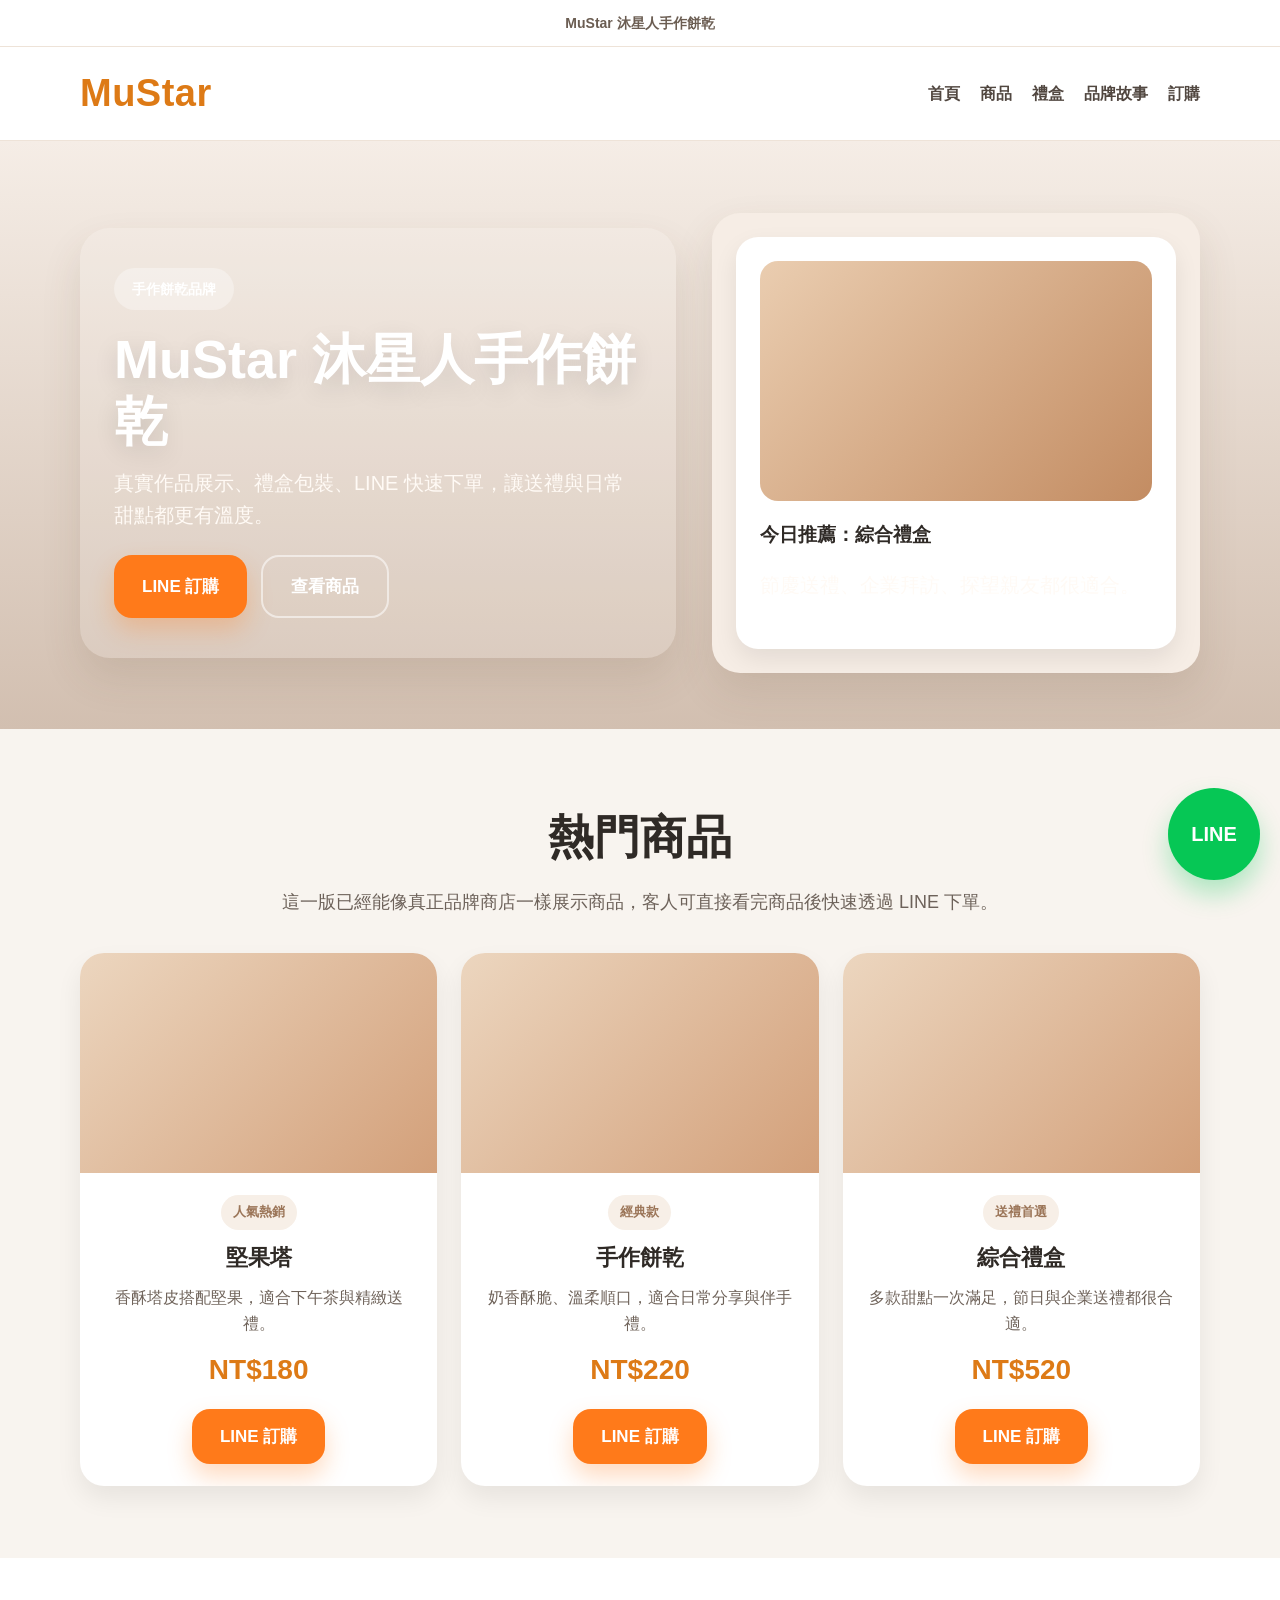
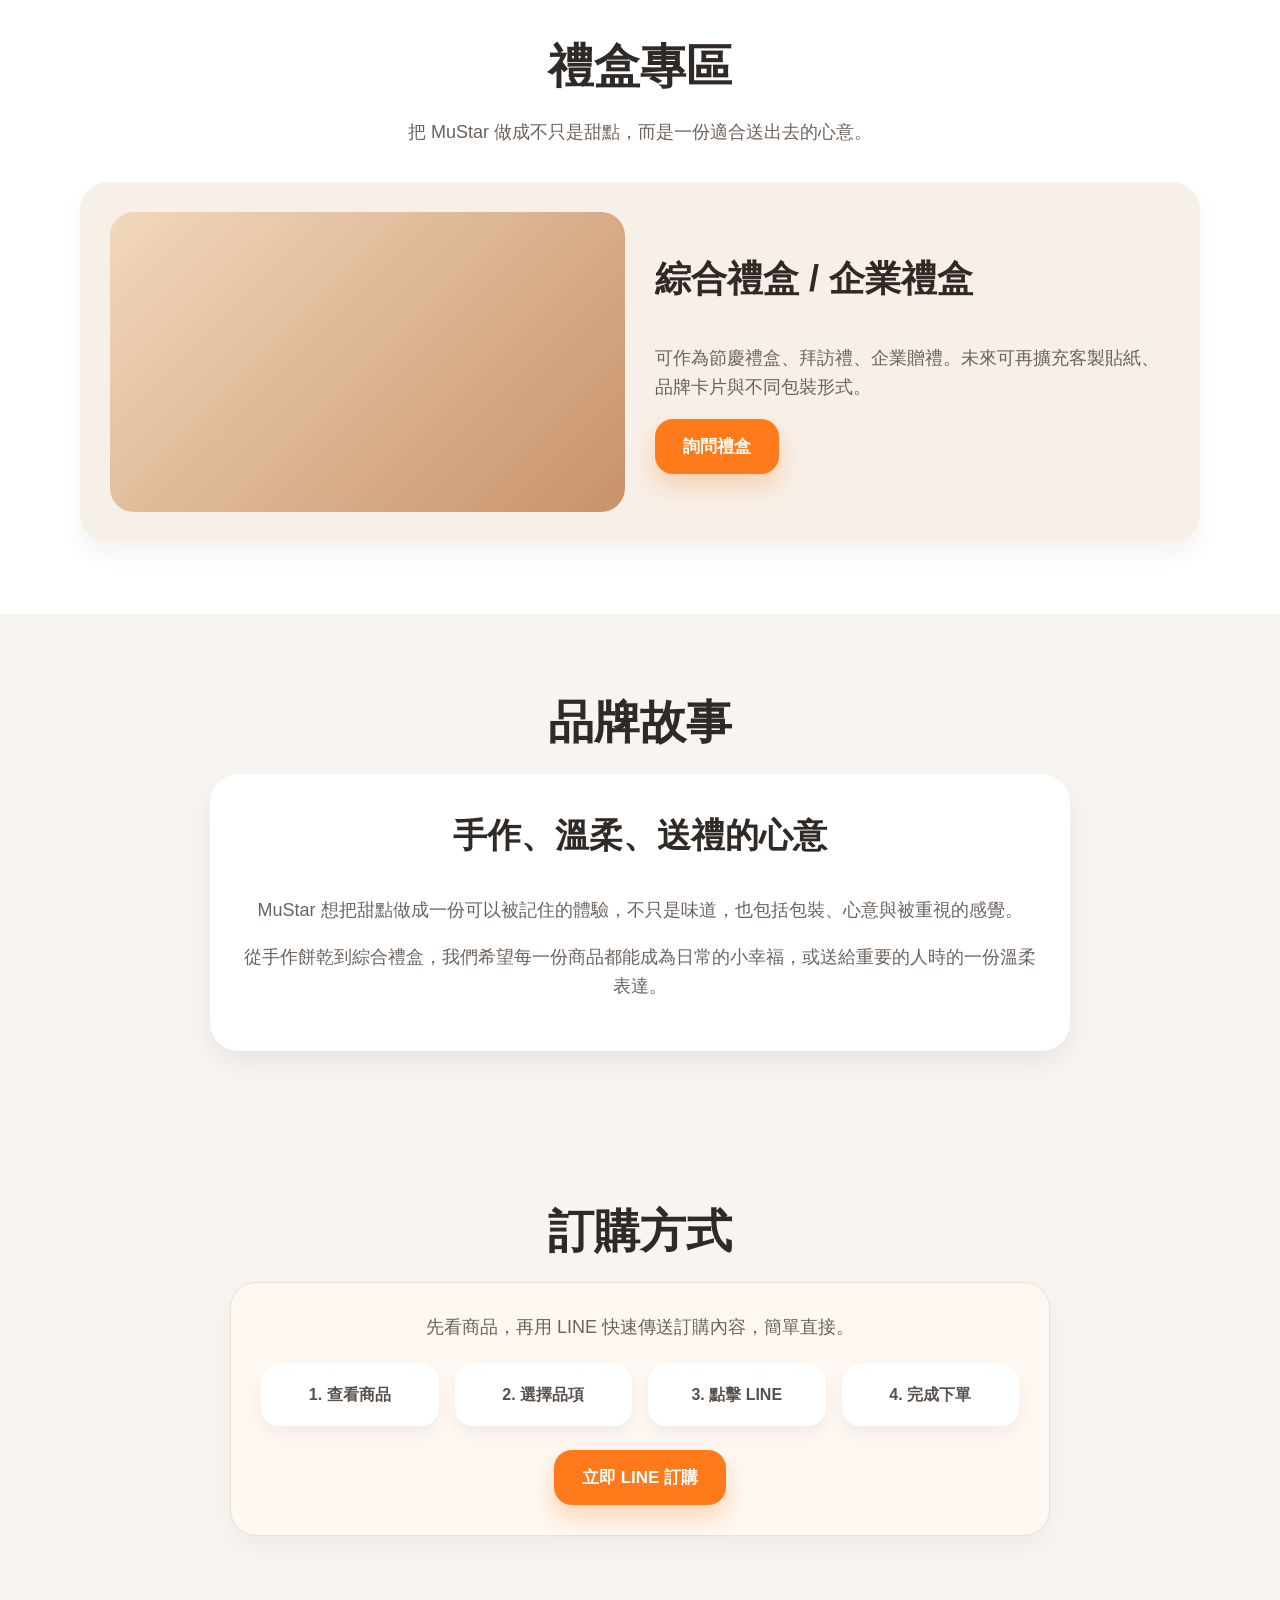
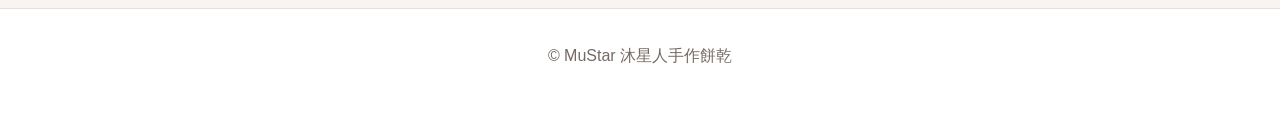
<file: index.html>
<!DOCTYPE html>
<html lang="zh-TW">
<head>
  <meta charset="UTF-8" />
  <meta name="viewport" content="width=device-width, initial-scale=1.0" />
  <title>MuStar 沐星人手作餅乾</title>
  <meta name="description" content="MuStar 沐星人手作餅乾，手作餅乾、堅果塔、綜合禮盒，LINE 快速訂購。" />
  <style>
    * {
      box-sizing: border-box;
    }

    html {
      scroll-behavior: smooth;
    }

    body {
      margin: 0;
      font-family: Arial, "Microsoft JhengHei", sans-serif;
      background: #f8f4ef;
      color: #2f2a26;
      line-height: 1.6;
    }

    a {
      text-decoration: none;
      color: inherit;
    }

    img {
      max-width: 100%;
      display: block;
    }

    .container {
      width: min(1120px, 92%);
      margin: 0 auto;
    }

    .topbar {
      background: #ffffff;
      text-align: center;
      padding: 12px 16px;
      font-size: 14px;
      font-weight: 600;
      border-bottom: 1px solid #eee3d8;
      color: #6b5d52;
    }

    .header {
      position: sticky;
      top: 0;
      z-index: 100;
      background: rgba(255, 255, 255, 0.95);
      backdrop-filter: blur(10px);
      border-bottom: 1px solid #eee3d8;
    }

    .nav {
      display: flex;
      justify-content: space-between;
      align-items: center;
      gap: 16px;
      padding: 16px 0;
      flex-wrap: wrap;
    }

    .logo {
      font-size: 38px;
      font-weight: 800;
      color: #dd7a16;
      letter-spacing: 0.5px;
    }

    .nav-links {
      display: flex;
      gap: 20px;
      flex-wrap: wrap;
      font-weight: 700;
      color: #514740;
    }

    .hero {
      background: linear-gradient(180deg, #f5ede6 0%, #d2bfb0 100%);
      padding: 72px 0 56px;
    }

    .hero-grid {
      display: grid;
      grid-template-columns: 1.1fr 0.9fr;
      gap: 36px;
      align-items: center;
    }

    .hero-box {
      background: rgba(255, 255, 255, 0.12);
      border-radius: 30px;
      padding: 40px 34px;
      box-shadow: 0 20px 40px rgba(92, 66, 45, 0.12);
    }

    .badge {
      display: inline-block;
      background: rgba(255, 255, 255, 0.32);
      color: #fff;
      padding: 10px 18px;
      border-radius: 999px;
      font-size: 14px;
      font-weight: 700;
      margin-bottom: 18px;
    }

    .hero h1 {
      margin: 0 0 14px;
      font-size: 54px;
      line-height: 1.15;
      color: #fff;
      text-shadow: 0 8px 24px rgba(0, 0, 0, 0.12);
    }

    .hero p {
      margin: 0 0 24px;
      font-size: 20px;
      color: #fffaf5;
    }

    .hero-actions {
      display: flex;
      gap: 14px;
      flex-wrap: wrap;
    }

    .btn {
      display: inline-block;
      border: none;
      border-radius: 18px;
      padding: 16px 28px;
      font-size: 17px;
      font-weight: 800;
      cursor: pointer;
    }

    .btn-primary {
      background: #ff7a1a;
      color: white;
      box-shadow: 0 12px 24px rgba(255, 122, 26, 0.28);
    }

    .btn-secondary {
      background: transparent;
      color: white;
      border: 2px solid rgba(255, 255, 255, 0.55);
    }

    .hero-visual {
      background: #f6ede5;
      border-radius: 28px;
      padding: 24px;
      box-shadow: 0 18px 40px rgba(92, 66, 45, 0.12);
    }

    .mock-card {
      background: white;
      border-radius: 22px;
      padding: 24px;
      box-shadow: 0 10px 24px rgba(0, 0, 0, 0.08);
    }

    .mock-image {
      height: 240px;
      border-radius: 18px;
      background: linear-gradient(135deg, #eacdb0, #c38c62);
      margin-bottom: 18px;
    }

    .section {
      padding: 72px 0;
    }

    .section-title {
      text-align: center;
      font-size: 46px;
      margin: 0 0 14px;
      color: #2f2a26;
    }

    .section-desc {
      max-width: 760px;
      margin: 0 auto 36px;
      text-align: center;
      color: #6d625a;
      font-size: 18px;
    }

    .products {
      display: grid;
      grid-template-columns: repeat(3, 1fr);
      gap: 24px;
    }

    .product-card {
      background: white;
      border-radius: 24px;
      overflow: hidden;
      box-shadow: 0 12px 26px rgba(0, 0, 0, 0.07);
    }

    .product-image {
      height: 220px;
      background: linear-gradient(135deg, #ecd6bf, #d3a07a);
    }

    .product-body {
      padding: 22px;
      text-align: center;
    }

    .tag {
      display: inline-block;
      margin-bottom: 10px;
      padding: 7px 12px;
      border-radius: 999px;
      background: #f7efe7;
      color: #9b7558;
      font-size: 13px;
      font-weight: 700;
    }

    .product-title {
      margin: 0 0 10px;
      font-size: 22px;
      font-weight: 800;
    }

    .product-text {
      margin: 0 0 12px;
      color: #6f635a;
      min-height: 48px;
    }

    .price {
      font-size: 28px;
      font-weight: 800;
      color: #dd7a16;
      margin-bottom: 16px;
    }

    .gift-section {
      background: #fff;
    }

    .gift-box {
      display: grid;
      grid-template-columns: 1fr 1fr;
      gap: 30px;
      align-items: center;
      background: #f7f0e8;
      border-radius: 28px;
      padding: 30px;
      box-shadow: 0 12px 24px rgba(0, 0, 0, 0.05);
    }

    .gift-visual {
      min-height: 300px;
      border-radius: 24px;
      background: linear-gradient(135deg, #f1d8bc, #c89269);
    }

    .gift-content h3 {
      margin-top: 0;
      font-size: 36px;
    }

    .gift-content p {
      color: #6b6159;
      font-size: 18px;
    }

    .story-wrap {
      max-width: 860px;
      margin: 0 auto;
      background: white;
      border-radius: 28px;
      padding: 34px;
      box-shadow: 0 12px 26px rgba(0, 0, 0, 0.06);
      text-align: center;
    }

    .story-wrap h3 {
      font-size: 34px;
      margin-top: 0;
    }

    .story-wrap p {
      color: #6d635d;
      font-size: 18px;
      margin-bottom: 16px;
    }

    .order-box {
      max-width: 820px;
      margin: 0 auto;
      background: #fff8f2;
      border: 1px solid #f0dfcf;
      border-radius: 26px;
      padding: 30px;
      box-shadow: 0 10px 22px rgba(0, 0, 0, 0.04);
    }

    .steps {
      display: grid;
      grid-template-columns: repeat(4, 1fr);
      gap: 16px;
      margin-top: 22px;
    }

    .step {
      background: white;
      border-radius: 18px;
      padding: 18px;
      box-shadow: 0 8px 16px rgba(0, 0, 0, 0.05);
      text-align: center;
      font-weight: 700;
      color: #5b514b;
    }

    .footer {
      padding: 34px 0 48px;
      text-align: center;
      color: #756a63;
      border-top: 1px solid #eadfd5;
      background: white;
    }

    .line-float {
      position: fixed;
      right: 20px;
      bottom: 20px;
      width: 92px;
      height: 92px;
      border-radius: 50%;
      background: #06c755;
      color: white;
      display: flex;
      align-items: center;
      justify-content: center;
      font-weight: 800;
      font-size: 20px;
      box-shadow: 0 14px 26px rgba(6, 199, 85, 0.3);
      z-index: 200;
    }

    @media (max-width: 920px) {
      .hero-grid,
      .gift-box,
      .products,
      .steps {
        grid-template-columns: 1fr;
      }

      .hero h1 {
        font-size: 40px;
      }

      .section-title {
        font-size: 34px;
      }

      .gift-content h3,
      .story-wrap h3 {
        font-size: 28px;
      }
    }

    @media (max-width: 640px) {
      .logo {
        font-size: 32px;
      }

      .nav {
        flex-direction: column;
        align-items: flex-start;
      }

      .nav-links {
        gap: 14px;
      }

      .hero {
        padding: 50px 0 40px;
      }

      .hero-box {
        padding: 28px 22px;
      }

      .hero p {
        font-size: 18px;
      }

      .btn {
        width: 100%;
        text-align: center;
      }

      .line-float {
        width: 84px;
        height: 84px;
        font-size: 18px;
      }
    }
  </style>
</head>
<body>
  <div class="topbar">MuStar 沐星人手作餅乾</div>

  <header class="header">
    <div class="container nav">
      <div class="logo">MuStar</div>
      <nav class="nav-links">
        <a href="#home">首頁</a>
        <a href="#products">商品</a>
        <a href="#gift">禮盒</a>
        <a href="#story">品牌故事</a>
        <a href="#order">訂購</a>
      </nav>
    </div>
  </header>

  <main>
    <section class="hero" id="home">
      <div class="container hero-grid">
        <div class="hero-box">
          <div class="badge">手作餅乾品牌</div>
          <h1>MuStar 沐星人手作餅乾</h1>
          <p>真實作品展示、禮盒包裝、LINE 快速下單，讓送禮與日常甜點都更有溫度。</p>
          <div class="hero-actions">
            <button class="btn btn-primary" onclick="lineOrder('MuStar 官網訂購')">LINE 訂購</button>
            <a class="btn btn-secondary" href="#products">查看商品</a>
          </div>
        </div>

        <div class="hero-visual">
          <div class="mock-card">
            <div class="mock-image"></div>
            <h3>今日推薦：綜合禮盒</h3>
            <p>節慶送禮、企業拜訪、探望親友都很適合。</p>
          </div>
        </div>
      </div>
    </section>

    <section class="section" id="products">
      <div class="container">
        <h2 class="section-title">熱門商品</h2>
        <p class="section-desc">
          這一版已經能像真正品牌商店一樣展示商品，客人可直接看完商品後快速透過 LINE 下單。
        </p>

        <div class="products">
          <article class="product-card">
            <div class="product-image"></div>
            <div class="product-body">
              <div class="tag">人氣熱銷</div>
              <h3 class="product-title">堅果塔</h3>
              <p class="product-text">香酥塔皮搭配堅果，適合下午茶與精緻送禮。</p>
              <div class="price">NT$180</div>
              <button class="btn btn-primary" onclick="lineOrder('我要訂購：堅果塔 NT$180')">LINE 訂購</button>
            </div>
          </article>

          <article class="product-card">
            <div class="product-image"></div>
            <div class="product-body">
              <div class="tag">經典款</div>
              <h3 class="product-title">手作餅乾</h3>
              <p class="product-text">奶香酥脆、溫柔順口，適合日常分享與伴手禮。</p>
              <div class="price">NT$220</div>
              <button class="btn btn-primary" onclick="lineOrder('我要訂購：手作餅乾 NT$220')">LINE 訂購</button>
            </div>
          </article>

          <article class="product-card">
            <div class="product-image"></div>
            <div class="product-body">
              <div class="tag">送禮首選</div>
              <h3 class="product-title">綜合禮盒</h3>
              <p class="product-text">多款甜點一次滿足，節日與企業送禮都很合適。</p>
              <div class="price">NT$520</div>
              <button class="btn btn-primary" onclick="lineOrder('我要訂購：綜合禮盒 NT$520')">LINE 訂購</button>
            </div>
          </article>
        </div>
      </div>
    </section>

    <section class="section gift-section" id="gift">
      <div class="container">
        <h2 class="section-title">禮盒專區</h2>
        <p class="section-desc">把 MuStar 做成不只是甜點，而是一份適合送出去的心意。</p>

        <div class="gift-box">
          <div class="gift-visual"></div>
          <div class="gift-content">
            <h3>綜合禮盒 / 企業禮盒</h3>
            <p>
              可作為節慶禮盒、拜訪禮、企業贈禮。未來可再擴充客製貼紙、品牌卡片與不同包裝形式。
            </p>
            <button class="btn btn-primary" onclick="lineOrder('我想詢問 MuStar 禮盒方案')">詢問禮盒</button>
          </div>
        </div>
      </div>
    </section>

    <section class="section" id="story">
      <div class="container">
        <h2 class="section-title">品牌故事</h2>
        <div class="story-wrap">
          <h3>手作、溫柔、送禮的心意</h3>
          <p>
            MuStar 想把甜點做成一份可以被記住的體驗，不只是味道，也包括包裝、心意與被重視的感覺。
          </p>
          <p>
            從手作餅乾到綜合禮盒，我們希望每一份商品都能成為日常的小幸福，或送給重要的人時的一份溫柔表達。
          </p>
        </div>
      </div>
    </section>

    <section class="section" id="order">
      <div class="container">
        <h2 class="section-title">訂購方式</h2>
        <div class="order-box">
          <p class="section-desc" style="margin-bottom:0;">
            先看商品，再用 LINE 快速傳送訂購內容，簡單直接。
          </p>

          <div class="steps">
            <div class="step">1. 查看商品</div>
            <div class="step">2. 選擇品項</div>
            <div class="step">3. 點擊 LINE</div>
            <div class="step">4. 完成下單</div>
          </div>

          <div style="margin-top:24px; text-align:center;">
            <button class="btn btn-primary" onclick="lineOrder('你好，我想詢問 MuStar 訂購方式')">立即 LINE 訂購</button>
          </div>
        </div>
      </div>
    </section>
  </main>

  <footer class="footer">
    <div class="container">
      © MuStar 沐星人手作餅乾
    </div>
  </footer>

  <a class="line-float" href="javascript:void(0)" onclick="lineOrder('你好，我想詢問 MuStar 商品')">LINE</a>

  <script>
    function lineOrder(message) {
      const text = encodeURIComponent(message);
      window.open("https://line.me/R/msg/text/?" + text, "_blank");
    }
  </script>
</body>
</html>
</file>
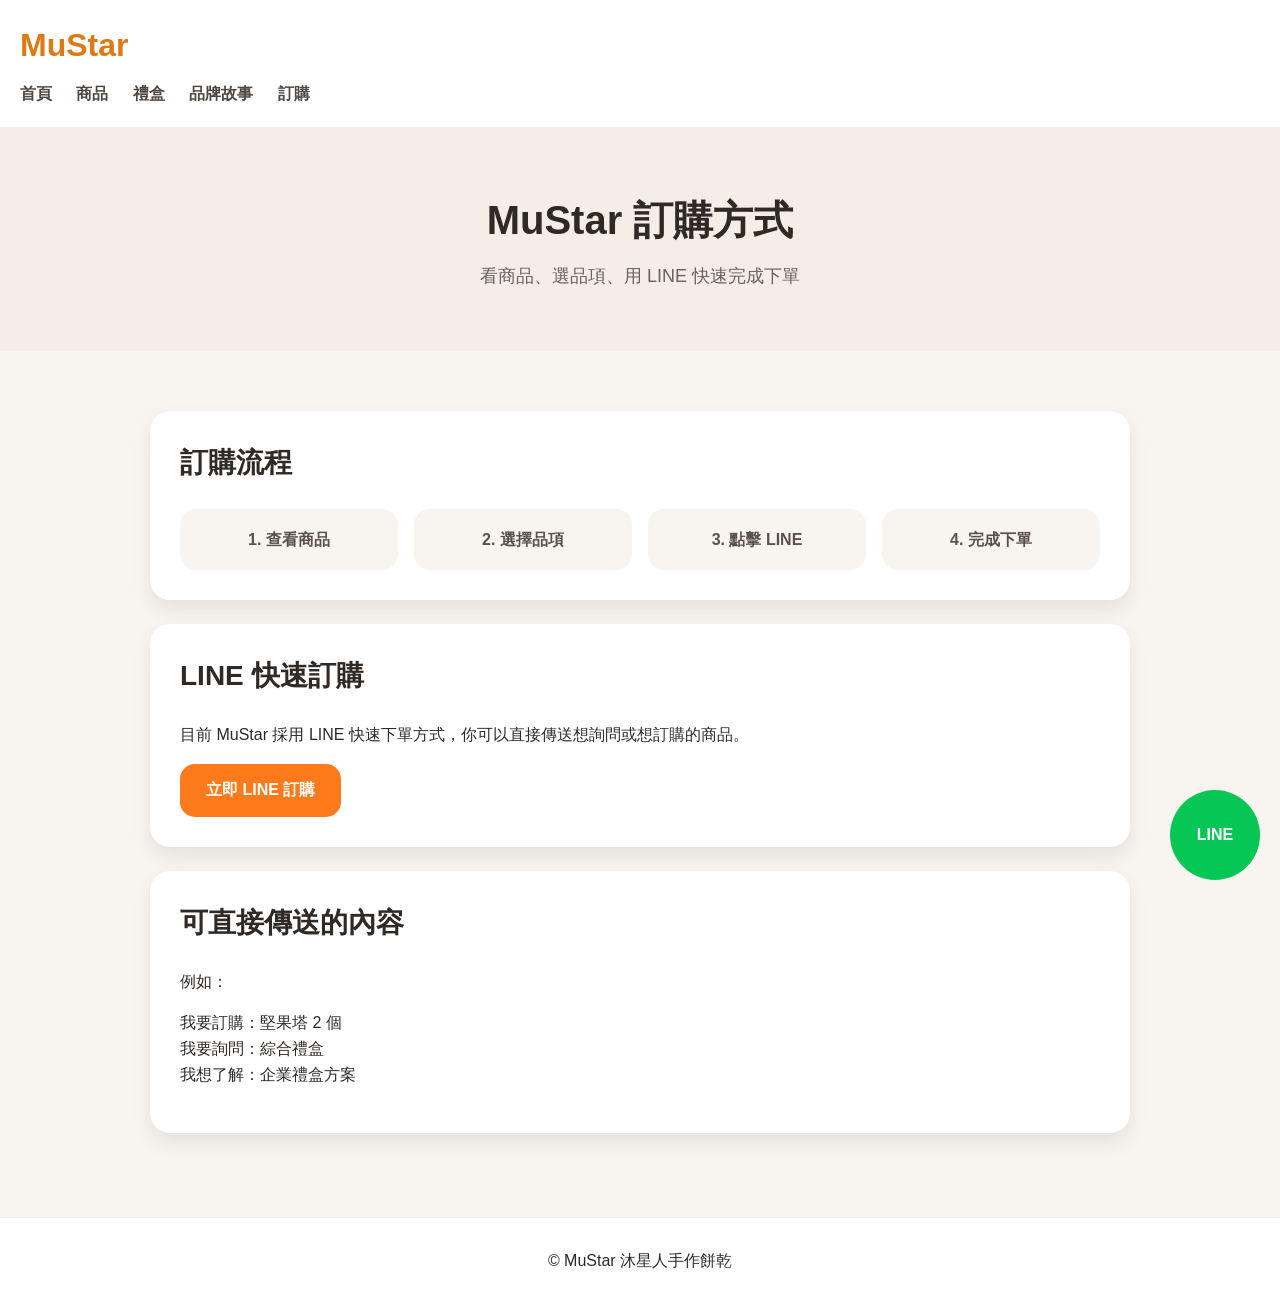
<file: contact.html>
<!DOCTYPE html>
<html lang="zh-TW">
<head>
<meta charset="UTF-8">
<meta name="viewport" content="width=device-width, initial-scale=1.0">
<title>MuStar 訂購</title>

<style>
body{
margin:0;
font-family:Arial,"Microsoft JhengHei";
background:#f8f4ef;
color:#2f2a26;
line-height:1.6;
}

header{
background:white;
padding:20px;
border-bottom:1px solid #eee;
}

.logo{
font-size:32px;
font-weight:800;
color:#dd7a16;
}

nav{
margin-top:10px;
}

nav a{
margin-right:20px;
font-weight:700;
color:#514740;
text-decoration:none;
}

.hero{
padding:60px 20px;
text-align:center;
background:#f5ede6;
}

.hero h1{
font-size:40px;
margin:0 0 10px;
}

.hero p{
margin:0;
color:#6d625a;
font-size:18px;
}

.section{
padding:60px 20px;
max-width:980px;
margin:auto;
}

.box{
background:white;
border-radius:20px;
padding:30px;
margin-bottom:24px;
box-shadow:0 10px 20px rgba(0,0,0,0.08);
}

.box h2{
margin-top:0;
font-size:28px;
}

.steps{
display:grid;
grid-template-columns:repeat(4,1fr);
gap:16px;
margin-top:20px;
}

.step{
background:#f8f4ef;
border-radius:16px;
padding:18px;
text-align:center;
font-weight:700;
color:#5b514b;
}

button{
padding:16px 26px;
border:none;
border-radius:15px;
background:#ff7a1a;
color:white;
font-weight:800;
font-size:16px;
cursor:pointer;
}

.footer{
text-align:center;
padding:30px;
background:white;
border-top:1px solid #eee;
}

.line{
position:fixed;
right:20px;
bottom:20px;
background:#06c755;
color:white;
width:90px;
height:90px;
border-radius:50%;
display:flex;
align-items:center;
justify-content:center;
font-weight:800;
}

@media (max-width: 900px){
.steps{
grid-template-columns:1fr;
}
.hero h1{
font-size:34px;
}
}
</style>
</head>

<body>

<header>
<div class="logo">MuStar</div>

<nav>
<a href="index.html">首頁</a>
<a href="services.html">商品</a>
<a href="pricing.html">禮盒</a>
<a href="cases.html">品牌故事</a>
<a href="contact.html">訂購</a>
</nav>
</header>

<section class="hero">
<h1>MuStar 訂購方式</h1>
<p>看商品、選品項、用 LINE 快速完成下單</p>
</section>

<section class="section">

<div class="box">
<h2>訂購流程</h2>

<div class="steps">
<div class="step">1. 查看商品</div>
<div class="step">2. 選擇品項</div>
<div class="step">3. 點擊 LINE</div>
<div class="step">4. 完成下單</div>
</div>
</div>

<div class="box">
<h2>LINE 快速訂購</h2>
<p>目前 MuStar 採用 LINE 快速下單方式，你可以直接傳送想詢問或想訂購的商品。</p>
<button onclick="order()">立即 LINE 訂購</button>
</div>

<div class="box">
<h2>可直接傳送的內容</h2>
<p>例如：</p>
<p>
我要訂購：堅果塔 2 個<br>
我要詢問：綜合禮盒<br>
我想了解：企業禮盒方案
</p>
</div>

</section>

<footer class="footer">
© MuStar 沐星人手作餅乾
</footer>

<div class="line" onclick="order()">LINE</div>

<script>
function order(){
window.open("https://line.me/R/msg/text/?你好，我想詢問 MuStar 訂購方式")
}
</script>

</body>
</html>
</file>
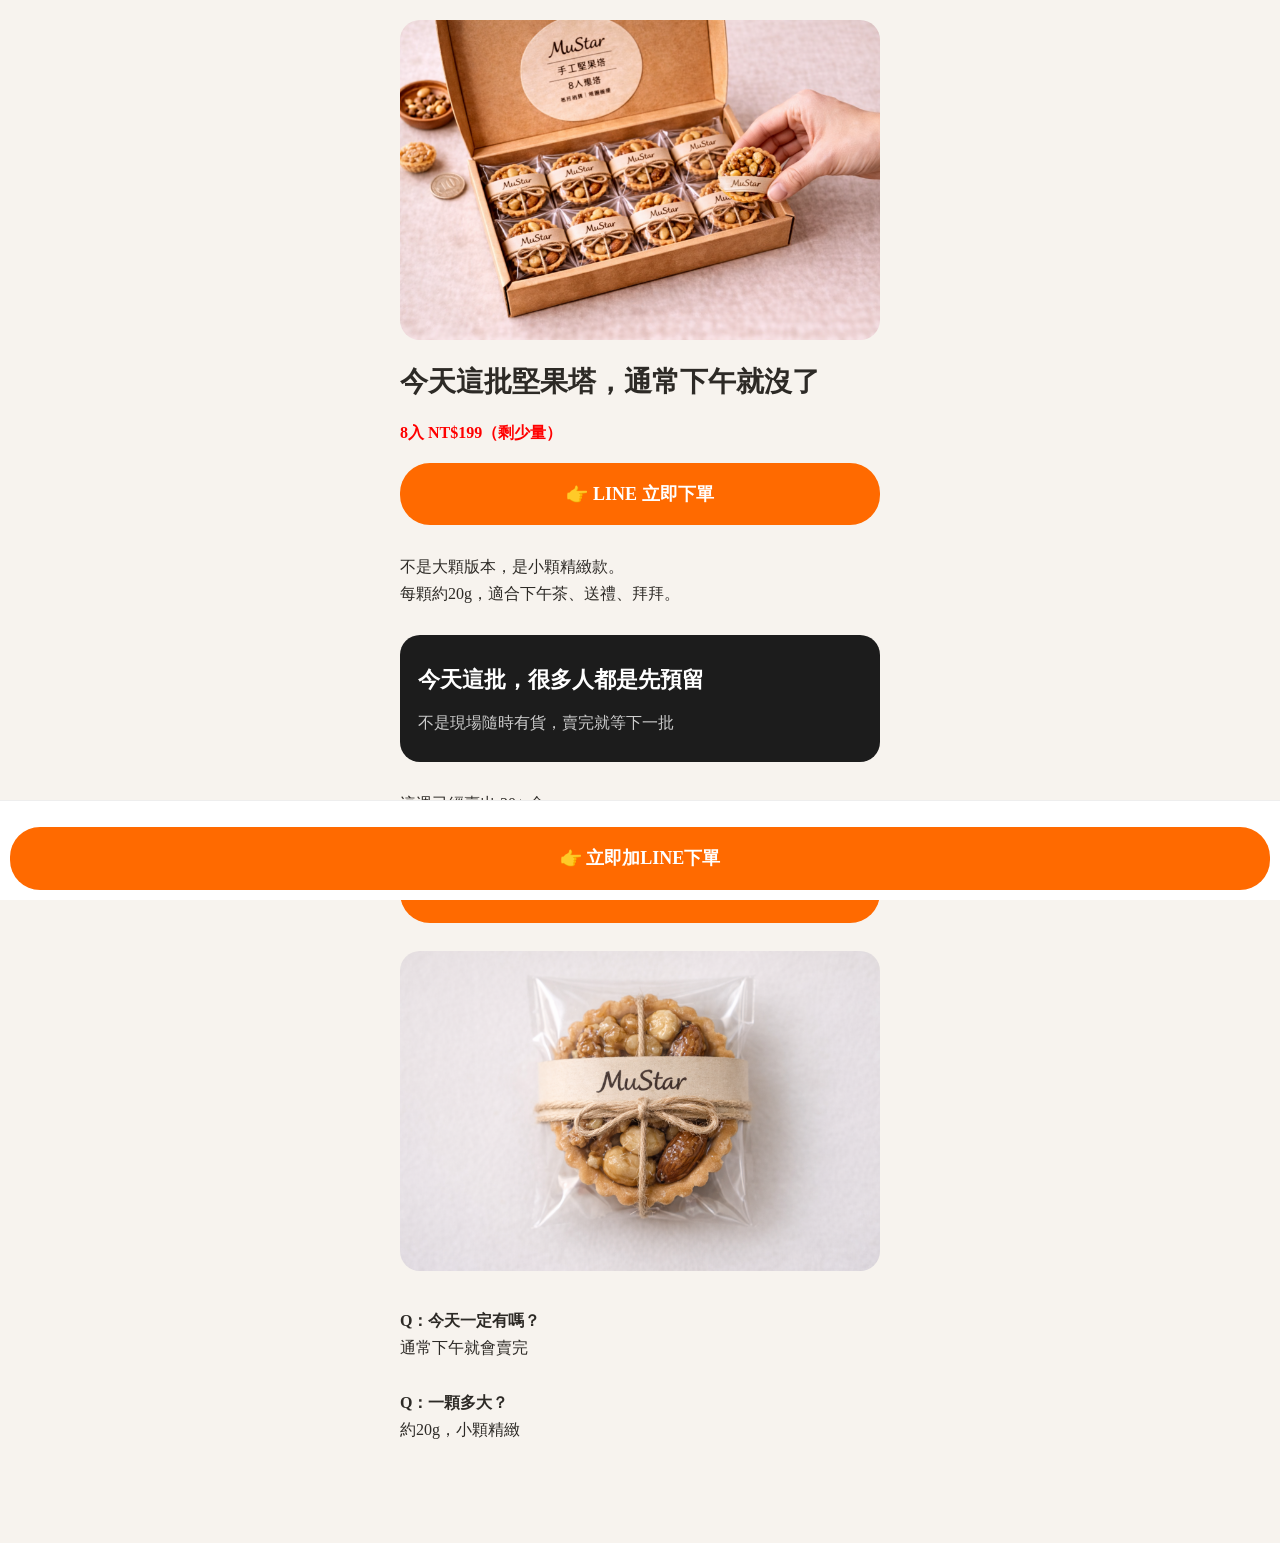
<file: sale.html>
<!DOCTYPE html>
<html lang="zh-TW">
<head>
<meta charset="UTF-8">
<meta name="viewport" content="width=device-width, initial-scale=1.0">
<title>MuStar 手工堅果塔</title>

<style>
body{
  margin:0;
  font-family:-apple-system,BlinkMacSystemFont;
  background:#f7f3ee;
  color:#2d2a26;
  line-height:1.7;
}
.wrap{
  max-width:480px;
  margin:auto;
  padding:20px 16px 100px;
}
img{
  width:100%;
  border-radius:20px;
}
h1{
  font-size:28px;
  line-height:1.3;
  margin-top:16px;
}
.section{
  margin-top:28px;
}
.btn{
  display:block;
  text-align:center;
  background:#ff6a00;
  color:#fff;
  padding:16px;
  border-radius:30px;
  font-size:18px;
  font-weight:bold;
  text-decoration:none;
  margin-top:16px;
}
.dark{
  background:#1c1c1c;
  color:#fff;
  padding:26px 18px;
  border-radius:20px;
  margin-top:28px;
}
.muted{
  color:#777;
}
.highlight{
  color:red;
  font-weight:bold;
}
.fixed{
  position:fixed;
  bottom:0;
  left:0;
  right:0;
  background:#fff;
  padding:10px;
  border-top:1px solid #eee;
}
</style>
</head>

<body>

<div class="wrap">

<!-- ① 首屏 -->
<img src="mustar_box.jpg.PNG.PNG">

<h1>
今天這批堅果塔，通常下午就沒了
</h1>

<div class="highlight">
8入 NT$199（剩少量）
</div>

<a href="https://line.me/R/ti/p/~jimmy141319" class="btn">
👉 LINE 立即下單
</a>

<!-- ② 定位 -->
<div class="section">
不是大顆版本，是小顆精緻款。<br>
每顆約20g，適合下午茶、送禮、拜拜。
</div>

<!-- ③ 壓力 -->
<div class="dark">
<div style="font-size:22px;font-weight:bold;">
今天這批，很多人都是先預留
</div>
<div style="margin-top:10px;color:#ccc;">
不是現場隨時有貨，賣完就等下一批
</div>
</div>

<!-- ④ 證明 -->
<div class="section">
這週已經賣出 30+ 盒<br>
很多人都是直接用 LINE 先留
</div>

<a href="https://line.me/R/ti/p/~jimmy141319" class="btn">
👉 先預留一盒
</a>

<!-- ⑤ 單顆圖 -->
<div class="section">
<img src="mustar_single.jpg.PNG">
</div>

<!-- ⑥ FAQ -->
<div class="section">
<div><b>Q：今天一定有嗎？</b><br>通常下午就會賣完</div>
<br>
<div><b>Q：一顆多大？</b><br>約20g，小顆精緻</div>
</div>

</div>

<!-- ⑦ 底部固定 -->
<div class="fixed">
<a href="https://line.me/R/ti/p/~jimmy141319" class="btn">
👉 立即加LINE下單
</a>
</div>

</body>
</html>
</file>
